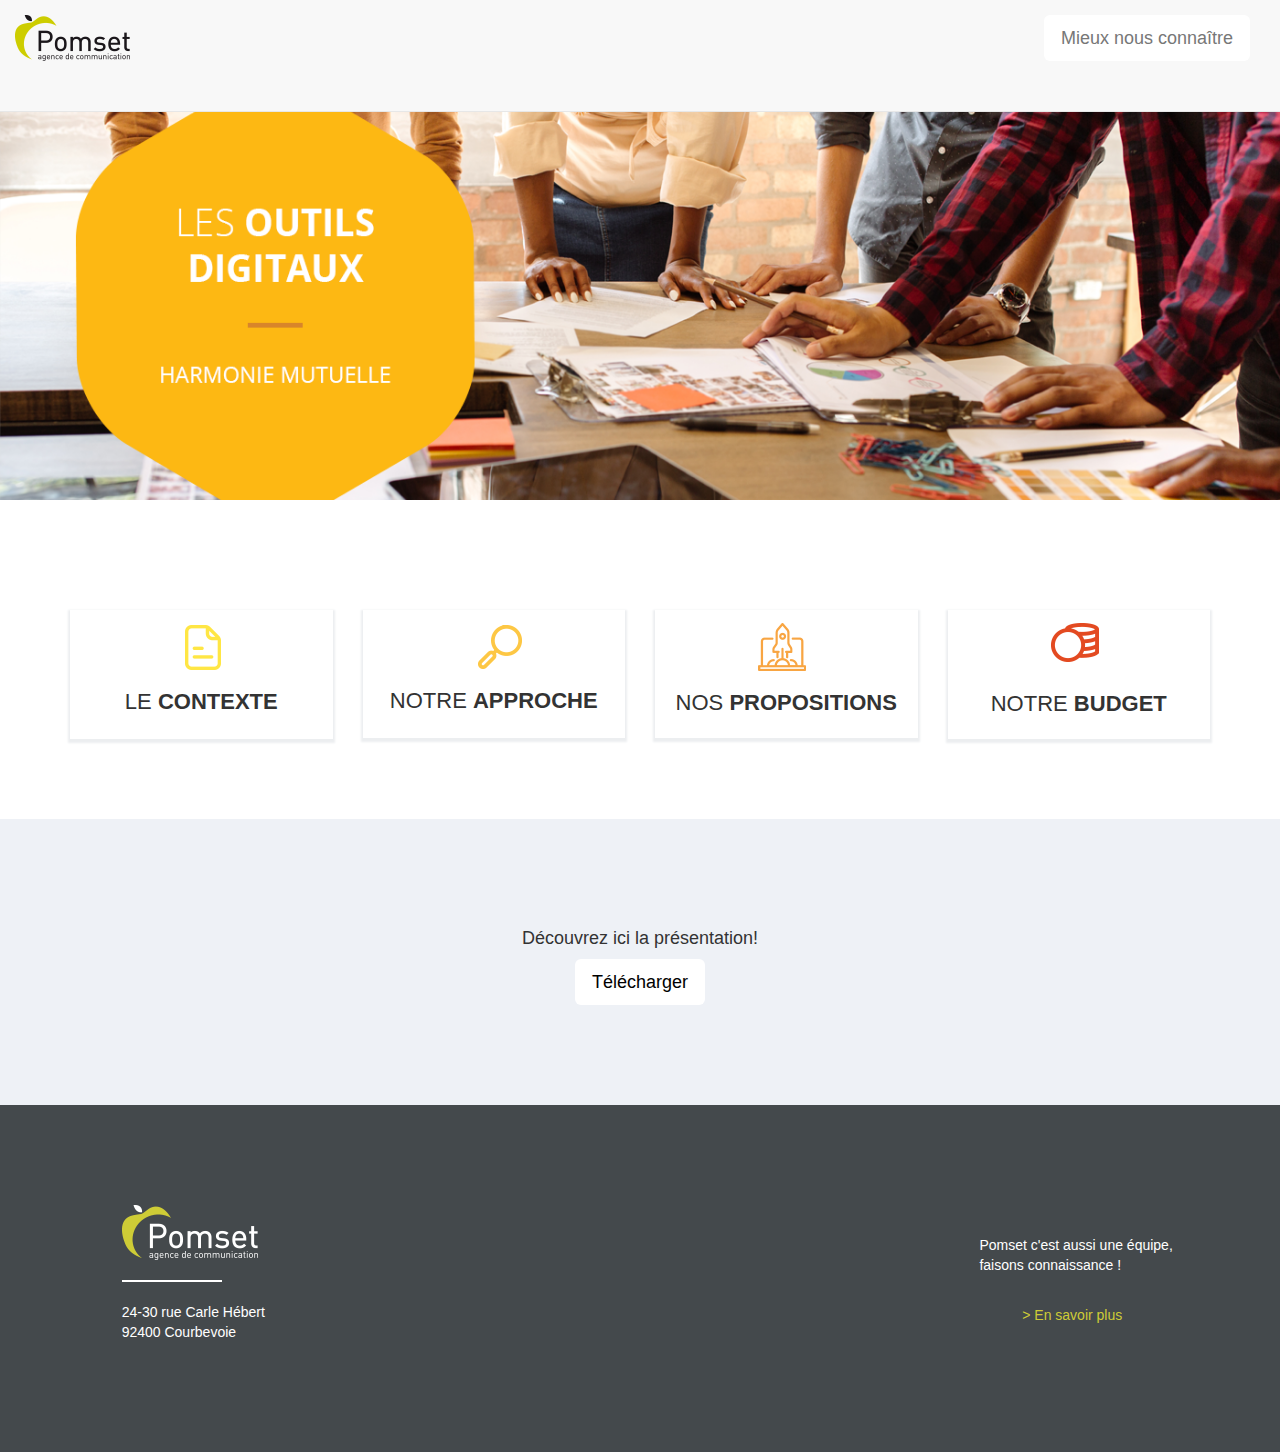
<file: index.html>
<!doctype html>
<html lang="fr">
<head>
  <meta charset="utf-8">
  <title>Accueil | Harmonie Mutuelle by Pomset</title>
  <link rel="stylesheet" type="text/css" href="bootstrap/css/style.css">
  <link rel="stylesheet" type="text/css" href="bootstrap/css/bootstrap.css">
  <link href="https://fonts.googleapis.com/css?family=Open+Sans+Condensed:300" rel="stylesheet">
  <link href="https://fonts.googleapis.com/css?family=Ubuntu" rel="stylesheet">
  <link rel="icon" type="image/png" href="img/favicon_pomset.png" />

</head>
<body>
  <nav class="navbar navbar-default navbar-fixed-top" role="navigation">
    <div class="container-fluid">
      <div class="navbar-header">
        <a class="navbar-brand" href="index.html">
          <img alt="logo pomset" src="img/logo.png">
        </a>
      </div>
      <ul class="nav navbar-nav navbar-right collapse navbar-collapse" id="bs-example-navbar-collapse-1">
        <li><a href="download/pomset_book.pdf" target="_blank"><button type="button" class="btn btn-lg">Mieux nous connaître</button></a></li>
      </ul>
      <!-- <a href="javascript:void(0);" class="icon" onclick="myFunction()">&#9776;</a> -->
    </div>
  </nav>
  <div class="jumbotron">
    <div class="container">

    </div>
  </div>

  <div class="container">
    <div class="row bloc">
      <div class="col-sm-6 col-md-3">
        <div class="box">
          <a href="contexte.html"><img src="img/picto/doc.png" alt="picto document" class="align-picto3"></a>
          <div class="caption">
            <h3 class="taille download pad7 "><span class="light">LE</span> <span class="bold">CONTEXTE</span></h3>

          </div>
        </div>
      </div>

      <div class="col-sm-6 col-md-3">
        <div class="box">
          <a href="approche.html"><img src="img/picto/loupe1.png" alt="pictro loupe" class="align-picto3"></a>
          <div class="caption">
            <h3 class="taille download "><span class="light">NOTRE</span> <span class="bold">APPROCHE</span></h3>

          </div>
        </div>
      </div>

      <div class="col-sm-6 col-md-3">
        <div class="box1">
          <a href="propositions.html"><img src="img/picto/fusee.png" alt="picto solution" class="align-picto"></a>
          <div class="caption">
            <h3 class="taille download "><span class="light">NOS</span> <span class="bold">PROPOSITIONS</span></h3>

          </div>
        </div>
      </div>

      <div class="col-sm-6 col-md-3">
        <div class="box1">
          <a href="budget.html"><img src="img/picto/money.png" alt="picto sac euro" class="align-picto align-picto1"></a>
          <div class="caption">
            <h3 class="taille download"><span class="light">NOTRE</span> <span class="bold">BUDGET</span></h3>

          </div>
        </div>
      </div>
    </div>

  </div>

  <div class="container-fluid gris">
    <div class="download">
      <h4>Découvrez ici la présentation!</h4>
      <a href="download/presentation_harmonie_by_pomset2.pdf" target="_blank"><button type="button" class="btn btn-lg">Télécharger</button></a>
    </div>
  </div>

  <!--footer-->
  <div class="container-fluid footer">
    <div class="row">
      <div class="col-sm-6 col-md-3 col-sm-offset-1">
        <a href="http://www.pomset.fr/" target="_blank"><img alt="logo pomset" src="img/logo_pomset.png"></a>
        <span class="trait"></span>
        <div><p class="text-blanc">24-30 rue Carle Hébert<br/>
          92400 Courbevoie</p></div>
        </div>

        <div class="col-sm-offset-9">
          <p class="text-blanc voir-plus">&nbsp;&nbsp;&nbsp;&nbsp;&nbsp;Pomset c'est aussi une équipe, <br/>
            &nbsp;&nbsp;&nbsp;&nbsp;&nbsp;faisons connaissance !</p>
            <br />
            <a href="equipe.html"><p class="text-jaune">&nbsp;&nbsp;&nbsp;&nbsp;&nbsp;&nbsp;&nbsp;&nbsp;&nbsp;&nbsp;&nbsp;&nbsp;&nbsp;&nbsp;&nbsp; > En savoir plus</p></a>
          </div>

        </div>
      </div>

      <!--footer-->

      <script src="bootstrap/js/bootstrap.js"> </script>
    </body>
    </html>
</file>
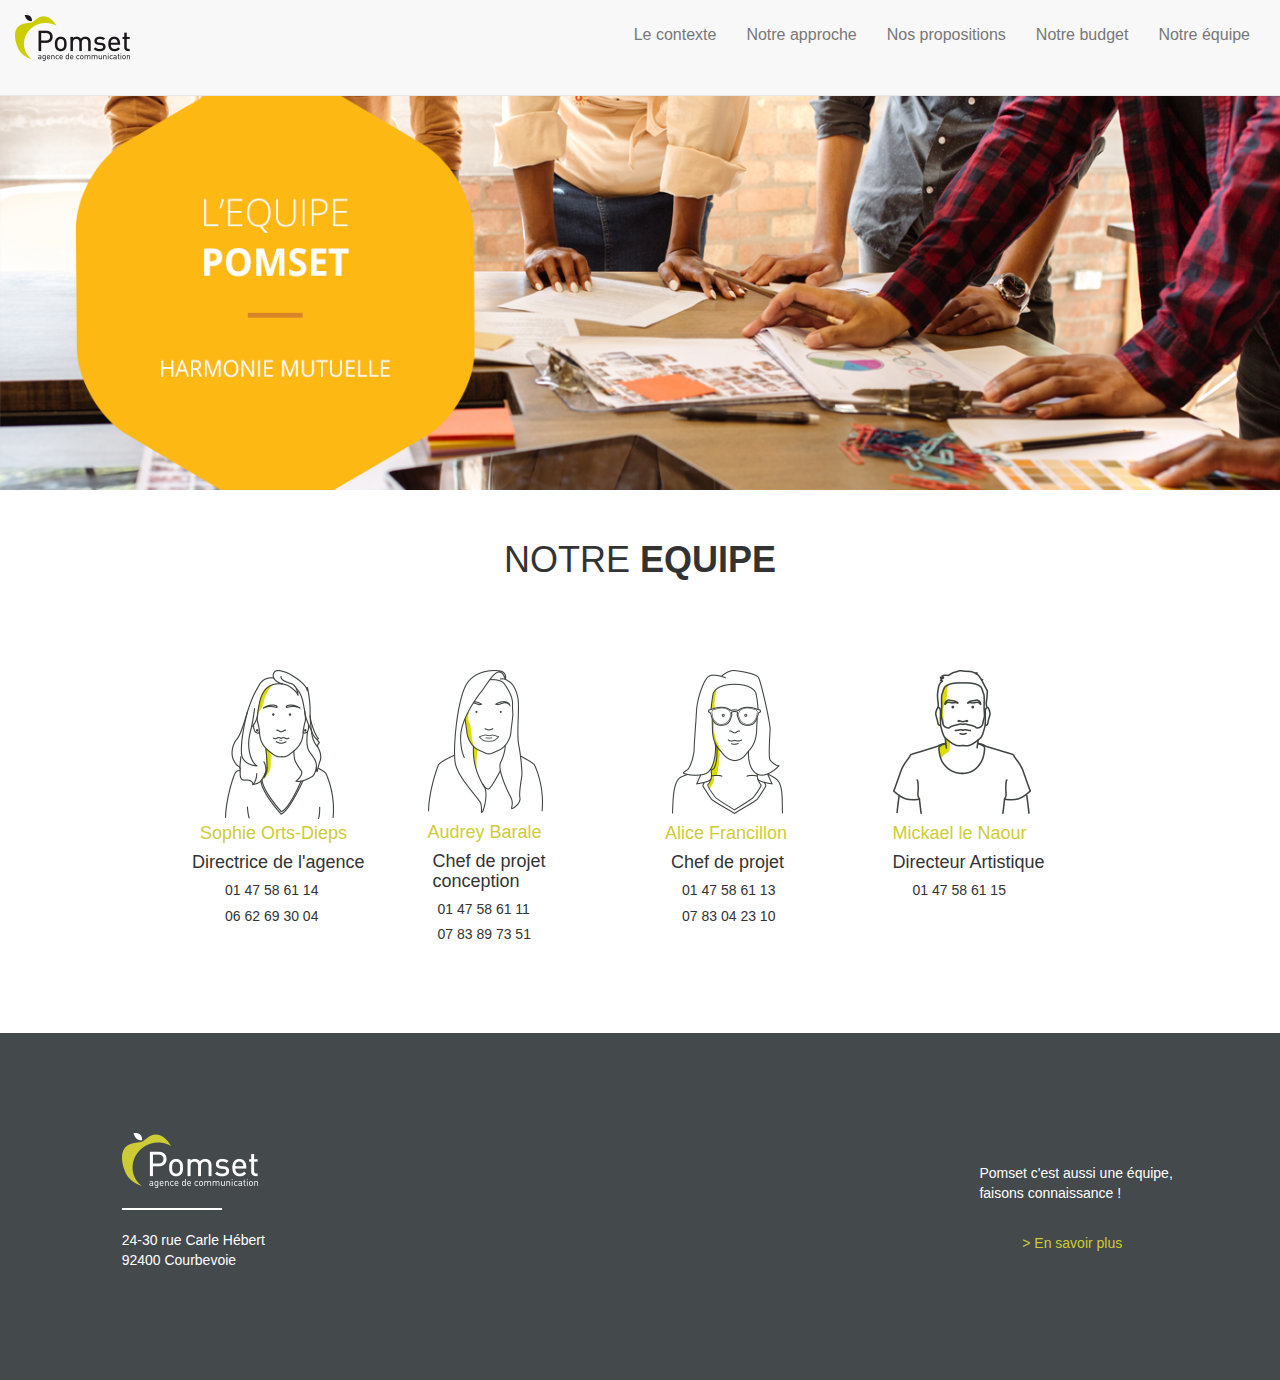
<file: equipe.html>
<!doctype html>
<html lang="fr">
<head>
  <meta charset="utf-8">
  <title>Notre équipe | Harmonie Mutuelle by Pomset</title>
  <link rel="stylesheet" type="text/css" href="bootstrap/css/style.css">
  <link rel="stylesheet" type="text/css" href="bootstrap/css/bootstrap.css">
  <link rel="icon" type="image/png" href="img/favicon_pomset.png" />

</head>
<body>
  <nav class="navbar navbar-default navbar-fixed-top" role="navigation">
    <div class="container-fluid">
      <div class="navbar-header">
        <a class="navbar-brand" href="index.html">
          <img alt="logo pomset" src="img/logo.png">
        </a>
        <button type="button" class="navbar-toggle collapsed" data-toggle="collapse" data-target="#bs-example-navbar-collapse-1">
          <span class="sr-only">Toggle navigation</span>
          <span class="icon-bar"></span>
          <span class="icon-bar"></span>
          <span class="icon-bar"></span>
        </button>
      </div>
      <ul class="nav navbar-nav navbar-right collapse navbar-collapse" id="bs-example-navbar-collapse-1">
        <li class="pad"><a href="contexte.html">Le contexte</a></li>
        <li class="pad"><a href="approche.html">Notre approche</a></li>
        <li class="pad"><a href="propositions.html">Nos propositions</a></li>
        <li class="pad"><a href="budget.html">Notre budget</a></li>
        <li class="pad"><a href="equipe.html">Notre équipe</a></li>
      </ul>
    </div>
  </nav>

  <div class="jumbotron equipe">
    <div class="container">
      <!-- image slider 1 -->
    </div>
  </div>

  <div class="container">
    <h1 class="img-align"><span class="light">NOTRE</span> <span class="bold">EQUIPE</span></h1>
    <div class="col-xs-offset-1 col-xs-10">
      <div class="row bloc">
        <div class="col-sm-6 col-md-3">
          <img src="img/equipe/sophie.png" class="marge6" alt="picto document">
          <div class="caption">
            <h4 class="titre-equipe align4 marge15">Sophie Orts-Dieps</h4>
            <h4 class="marge11">Directrice de l'agence</span></h4>
            <h5 class="marge6">01 47 58 61 14</h5>
            <h5 class="marge6">06 62 69 30 04</h5>

          </div>

        </div>

        <div class="col-sm-6 col-md-3">

          <img src="img/equipe/audrey.png" class="marge" alt="picto document">
          <div class="caption">
            <h4 class="titre-equipe marge">Audrey Barale</h4>
            <h4 class="marge5">Chef de projet conception</h4>
            <h5 class="align">01 47 58 61 11</h5>
            <h5 class="align">07 83 89 73 51</h5>

          </div>

        </div>

        <div class="col-sm-6 col-md-3">

          <img src="img/equipe/alice.png" class="marge7" alt="picto document">
          <div class="caption">
            <h4 class="titre-equipe marge">Alice Francillon</h4>
            <h4 class="marge10">Chef de projet</h4>
            <h5 class="align5">01 47 58 61 13</h5>
            <h5 class="align5">07 83 04 23 10</h5>

          </div>

        </div>

        <div class="col-sm-6 col-md-3">

          <img src="img/equipe/mickael.png" alt="picto document">
          <div class="caption">
            <h4 class="titre-equipe">Mickael le Naour</h4>
            <h4>Directeur Artistique</h4>
            <h5 class="align">01 47 58 61 15</h5>


          </div>

        </div>
      </div>


    </div>
  </div>



  <!--footer-->
  <div class="container-fluid footer">
    <div class="row">
      <div class="col-sm-6 col-md-3 col-sm-offset-1">
        <a href="http://www.pomset.fr/" target="_blank"><img alt="logo pomset" src="img/logo_pomset.png"></a>
        <span class="trait"></span>
        <div><p class="text-blanc">24-30 rue Carle Hébert<br/>
          92400 Courbevoie</p></div>
        </div>

        <div class="col-sm-offset-9">
          <p class="text-blanc voir-plus">&nbsp;&nbsp;&nbsp;&nbsp;&nbsp;Pomset c'est aussi une équipe, <br/>
            &nbsp;&nbsp;&nbsp;&nbsp;&nbsp;faisons connaissance !</p>
            <br />
            <a href="equipe.html"><p class="text-jaune">&nbsp;&nbsp;&nbsp;&nbsp;&nbsp;&nbsp;&nbsp;&nbsp;&nbsp;&nbsp;&nbsp;&nbsp;&nbsp;&nbsp;&nbsp; > En savoir plus</p></a>
          </div>

        </div>
      </div>

      <!--footer-->
      <script src="https://ajax.googleapis.com/ajax/libs/jquery/3.2.1/jquery.min.js"></script>

      <script src="bootstrap/js/bootstrap.js"> </script>
    </body>
    </html>
</file>
<file: bootstrap/css/style.css>
body{
  font-family: 'Baloo Bhaijaan', cursive;
}

h1{
  font-family: 'Baloo Bhaijaan', cursive;
}
.navbar{
  margin-bottom: 80px;
  padding-bottom: 40px;
  margin-bottom: 0 !important;
}


.jumbotron{
  margin-top: 100px;
  padding-bottom: 150px;
  padding-top:0 !important;
  background-color: #474E5D;
  background: url("../../img/slider/slider_home.png") no-repeat center;
  -webkit-background-size: 100% 100%;
  -moz-background-size: 100% 100%;
  -o-background-size: 100%;
  background-size: 100% 100%;
  color: black;
  height: 400px;
  width: auto;
  padding-top: 90px;
}

.jumbotron.equipe {
  margin-top: 90px;
  padding-bottom: 150px;
  padding-top:0 !important;
  background-color: #474E5D;
  background: url("../../img/slider/slider_equipe.png") no-repeat center;
  -webkit-background-size: 100% 100%;
  -moz-background-size: 100% 100%;
  -o-background-size: 100% 100%;
  background-size: 100% 100%;
  color: black;
  height: 400px;
  padding-top: 60px;
}

.jumbotron.contexte {
  margin-top: 90px;
  padding-bottom: 150px;
  padding-top:0 !important;
  background-color: #474E5D;
  background: url("../../img/slider/slider_contexte.png") no-repeat center;
  -webkit-background-size: 100% 100%;
  -moz-background-size: 100% 100%;
  -o-background-size: 100% 100%;
  background-size: 100% 100%;
  color: black;
  height: 400px;

  padding-top: 60px;
}

.jumbotron.propositions {
  margin-top: 90px;
  padding-bottom: 150px;
  padding-top:0 !important;
  background-color: #474E5D;
  background: url("../../img/slider/slider_propo.png") no-repeat center;
  -webkit-background-size: 100% 100%;
  -moz-background-size: 100% 100%;
  -o-background-size: 100% 100%;
  background-size: 100% 100%;
  color: black;
  height: 400px;
  padding-top: 60px;
}

.jumbotron.approche {
  margin-top: 90px;
  padding-top:0 !important;
  background-color: #474E5D;
  background: url("../../img/slider/Slider_approche.png") no-repeat;
  -webkit-background-size: 100% 100%;
  -moz-background-size: 100% 100%;
  -o-background-size: 100% 100%;
  background-size: 100% 100%;
  color: black;
  height: 400px;
  padding-top: 60px;
}

.jumbotron.budget {
  margin-top: 90px;
  padding-bottom: 150px;
  padding-top:0 !important;
  background-color: #474E5D;
  background: url("../../img/slider/slider_budget.png") no-repeat;
  -webkit-background-size: 100% 100%;
  -moz-background-size: 100% 100%;
  -o-background-size: 100% 100%;
  background-size: 100% 100%;
  color: black;
  height: 400px;
  padding-top: 60px;
}
.download{
  text-align: center;
}

.bloc{
  margin-bottom: 80px;
  margin-top: 80px;
}

.btn{
  background-color: white;
  border: 3px solid black;
}

.btn:hover{
  background-color: #fdb813;
}

.btn-default:hover{
  background-color: #fdb813;
}

.gris{
  background-color: #EEF1F6;
  padding: 100px;
}

.gris1{
  background-color: #EEF1F6;
}

.footer{
  background-color: #44494C;
  padding: 100px;
}

.text-blanc{
  color: white;
}

.text-jaune{
  color: #cecc36;
}

.text-jaune:hover{
  color: white;
}

.trait::after{
  content: "";
  position: relative;
  left: 0;
  display: block;
  width: 100px;
  height: 2px;
  margin-top: 20px;
  margin-bottom: 20px;
  background-color: white;
}

.voir-plus{
  margin-top: 30px;
}

.taille{
  font-size: 22px;
}


a:visited{
  text-decoration: none !important;
  color: black;
}

a:link{
  text-decoration: none !important;
  color: black;
}

.titre-equipe{
  color: #cecc36;
}

.align{
  margin-left: 20px;
}

.img-align{
  text-align: center;
}

li{
  font-size: 16px;
}



a:hover{
  color: #fdb813 !important;
}

.blok{
  margin-bottom: 40px;
  margin-top: 40px;

}

.objectifs{
  padding-left: 30px;
}

.pad{
  padding-top: 10px;
}


.navbar-default{
  padding-bottom: 35px;
}

.navbar-default .icon {
  display: none;
}

.pad3{
  padding-bottom: 20px;
}

/*.thumbnail{
padding: 20px !important;
}*/

@media screen and (max-width: 600px) {
  .navbar-default a:not(:first-child) {display: none;}
  .navbar-default a.icon {
    float: right;
    display: block;
  }
}

@media screen and (max-width: 600px) {
  .navbar-default.responsive {position: relative;}
  .navbar-default.responsive a.icon {
    position: absolute;
    right: 0;
    top: 0;
  }
  .navbar-default.responsive a {
    float: none;
    display: block;
    text-align: left;
  }
}

@media screen and (min-width: 1500px) {
  .jumbotron{
    height: 800px;
  }
}

@media screen and (min-width: 1500px) {
  .jumbotron.equipe{
    height: 800px;
  }
}

@media screen and (min-width: 1500px) {
  .jumbotron.contexte{
    height: 800px;
  }
}

@media screen and (min-width: 1500px) {
  .jumbotron.propositions{
    height: 800px;
  }
}

@media screen and (min-width: 1500px) {
  .jumbotron.approche{
    height: 800px;
  }
}

@media screen and (min-width: 1500px) {
  .jumbotron.budget{
    height: 800px;
  }
}


.flotte{
  float: left;
}

.marge{
  margin-left: 10px !important;
}

.marge7{
  margin-left: 17px !important;
}
.modal.and.carousel {
  position: fixed; // Needed because the carousel overrides the position property
}

.modal-body{
  padding: 2px!important;
}

.box{
  box-shadow: 0px 2px 2px 2px #ECEEF0;
  padding: 15px;
}

.box1{
  box-shadow: 0px 2px 2px 2px #ECEEF0;
  padding: 13px;
}

.align-picto{
  margin-left: 90px;
}



.bold{
  font-weight: bold;
}

.light{
  font-weight: lighter;
}

.pad4{
  padding-bottom: 8px;
}


.thumbnail.pad5{
  padding-bottom: 20px !important;
  padding-top: 20px !important;
}

.marge1{
  margin-top: 30px;
}

.marge2{
  margin-top: 94px;
}

.size{
  font-size: 20px;
}

.img-picto{
  width: 50px;
  height: 50px;
}

.img-picto2{
  width: 80px;
  height: 50px;
}

.align1{
  margin-left: 100px;
}

.align2{
  margin-left: 155px;
}

.align3{
  margin-left: 140px;
}

.align7{
  margin-left: 72px;
}

.img-marge{
  margin-right: 20px;
}

.img-picto3{
  margin-right: 20px;
}

.pad6{
  padding-left: 100px;
}


@media screen and (max-width: 1100px) {
  .pad7{
    padding-bottom: 28px;
  }
}


/*@media screen and (min-width: 900px) {
  .align1{
    margin-left: 60px;
  }
}*/

/*@media screen and (min-width: 1300px) {
  .align1{
    margin-left: 80px;
  }
}*/
/*
@media screen and (max-width: 1500px) {
  .align1{
    margin-left: 170px;
  }
}*/

@media screen and (min-width: 1800px) {
  .align1{
    margin-left: 180px;
  }
}

@media screen and (min-width: 2000px) {
  .align1{
    margin-left: 220px;
  }
}


@media screen and (min-width: 1500px) {
  .align7{
    margin-left: 120px;
  }
}

@media screen and (min-width: 1800px) {
  .align7{
    margin-left: 130px;
  }
}

@media screen and (min-width: 2000px) {
  .align7{
    margin-left: 150px;
  }
}

.align-picto1{
  margin-bottom: 10px;
}

.taille1{
  font-size: 20px;
}

.marge3{
  margin-bottom: 40px;
}

.carousel-control {
  background-image: none !important;
}
.carousel-control {
  background-image: none !important;
}

.align-picto2{
  margin-left: 180px;
}

.align-picto3{
  margin-left: 100px;
}

.marge4{
  margin-left: 25px !important;
}

.marge5{
  margin-left: 15px !important;
}

.marge6{
  margin-left: 45px !important;
}

.carousel-indicators {
  color: #fdb813;
}

.modal-content{
  padding: 2px !important;
}

.modal-body{
  padding: 1px !important;
}

.marge8{
  margin-left: 300px !important;
}

.marge9{
  margin-left: 40px !important;
}

.pad8{
  padding-right: 10px;
}

.align4{
  margin-left: 20px;
}

.align5{
  margin-left: 27px !important;
}

.align6{
  margin-right: 10px !important;
}

.marge10{
  margin-left: 16px !important;
}

.marge11{
  margin-left: 12px !important;
}

.marge12{
  margin-left: 65px !important;
}

.pad9{
  padding-bottom: 36px;
}

.pad10{
  padding-bottom: 36px;
}

.marge13{
  margin-left: 45px;
}
.marge14{
  margin-bottom: 10px;
}
.marge15{
  margin-top: 5px !important;
}

.marge16{
  margin-left: 18px;
}

@media screen and (min-width: 1900px) {
  .pad11{
    padding-bottom: 27px;
  }
}
</file>
